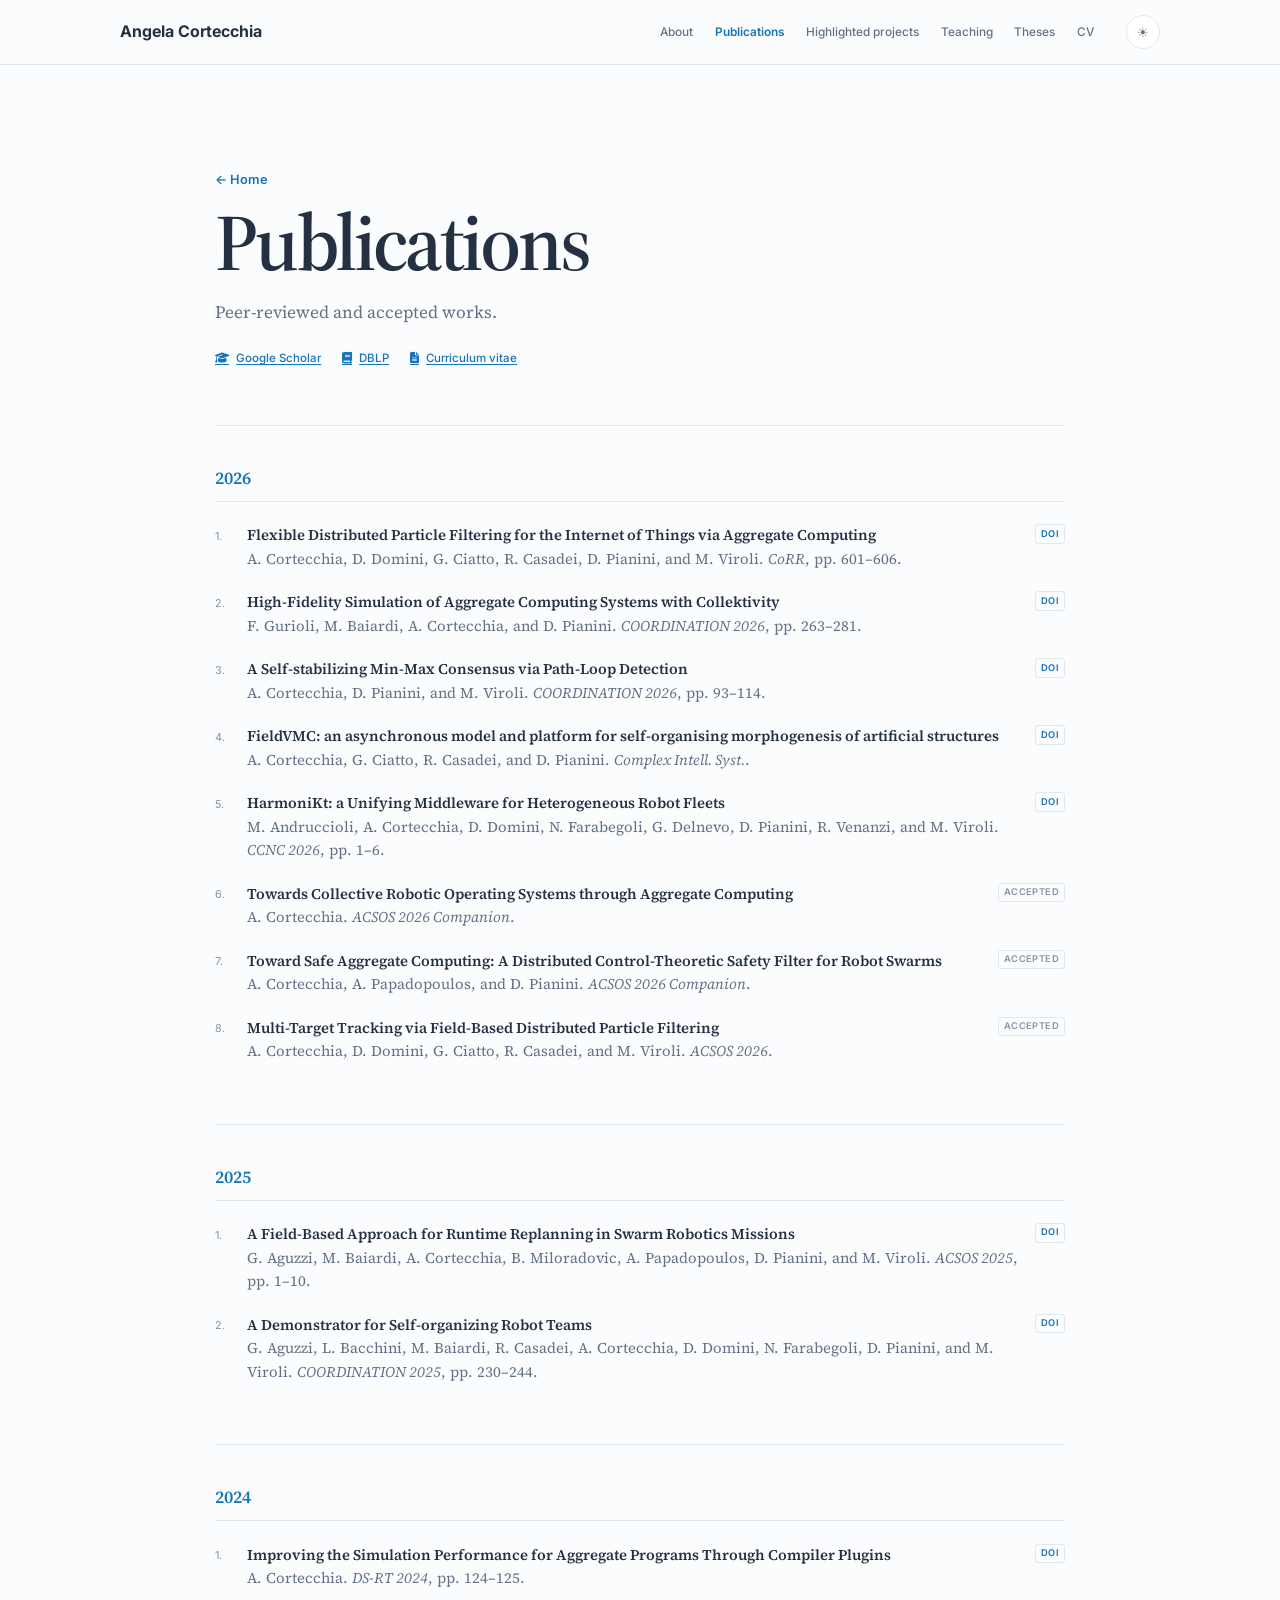
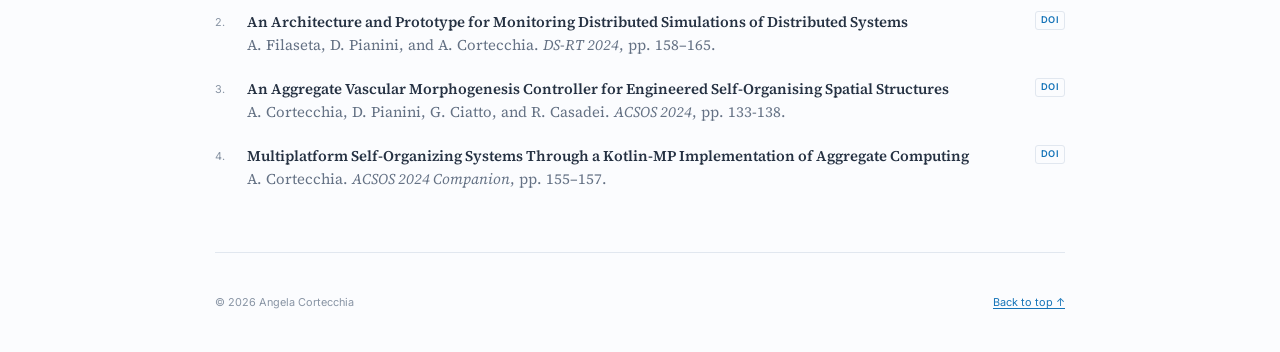
<file: publications.html>
<!doctype html>
<html lang="en" data-theme="light">
  <head>
    <meta charset="UTF-8" />
    <meta name="viewport" content="width=device-width, initial-scale=1.0" />
    <meta name="description" content="Publications by Angela Cortecchia in collective robotics, aggregate computing, and distributed systems." />
    <meta name="theme-color" content="#fbfcfe" />
    <meta property="og:title" content="Publications — Angela Cortecchia" />
    <meta property="og:description" content="Peer-reviewed and accepted publications by Angela Cortecchia." />
    <meta property="og:type" content="website" />
    <meta property="og:url" content="https://angelacorte.github.io/angelacorte/publications.html" />
    <meta property="og:image" content="https://angelacorte.github.io/angelacorte/og-profile-v2.png" />
    <meta name="twitter:card" content="summary_large_image" />
    <title>Publications — Angela Cortecchia</title>
    <link rel="preconnect" href="https://fonts.googleapis.com" />
    <link rel="preconnect" href="https://fonts.gstatic.com" crossorigin />
    <link href="https://fonts.googleapis.com/css2?family=Inter:wght@400;500;600;700&family=Source+Serif+4:opsz,wght@8..60,400;8..60,600&display=swap" rel="stylesheet" />
    <link rel="stylesheet" href="https://cdnjs.cloudflare.com/ajax/libs/font-awesome/6.7.2/css/all.min.css" />
    <link rel="stylesheet" href="styles.css" />
    <script src="script.js" defer></script>
  </head>
  <body>
    <a class="skip-link" href="#main">Skip to content</a>

    <header class="site-header">
      <div class="header-inner">
        <a class="site-name" href="index.html">Angela Cortecchia</a>
        <nav aria-label="Main navigation">
          <a href="index.html#about">About</a>
          <a href="publications.html" aria-current="page">Publications</a>
          <a href="index.html#projects">Highlighted projects</a>
          <a href="index.html#teaching">Teaching</a>
          <a href="index.html#theses">Theses</a>
          <a href="https://github.com/angelacorte/curriculum/releases">CV</a>
        </nav>
        <button class="theme-toggle" type="button" aria-label="Switch to dark theme" aria-pressed="false">
          <span class="light-icon" aria-hidden="true">☀</span>
          <span class="dark-icon" aria-hidden="true">☾</span>
        </button>
      </div>
    </header>

    <main id="main" class="publications-page">
      <header class="page-heading" id="top">
        <p class="eyebrow"><a href="index.html">← Home</a></p>
        <h1>Publications</h1>
        <p>Peer-reviewed and accepted works.</p>
        <div class="publication-actions">
          <a href="https://scholar.google.com/citations?user=XYtjUBMAAAAJ&amp;hl=it&amp;oi=ao"><i class="fa-solid fa-graduation-cap" aria-hidden="true"></i>Google Scholar</a>
          <a href="https://dblp.org/pid/392/6452.html"><i class="fa-solid fa-book" aria-hidden="true"></i>DBLP</a>
          <a href="https://github.com/angelacorte/curriculum/releases/latest/download/cortecchia_curriculum_vitae.pdf"><i class="fa-solid fa-file-lines" aria-hidden="true"></i>Curriculum vitae</a>
        </div>
      </header>

      <!-- PUBLICATIONS:ARCHIVE:START -->
      <!-- Generated by scripts/render_publications.py. Do not edit manually. -->

      <section class="publication-archive" aria-labelledby="year-2026">
        <div class="publication-group">
          <h2 id="year-2026">2026</h2>
          <ol class="publication-list">
            <li><p><strong>Flexible Distributed Particle Filtering for the Internet of Things via Aggregate Computing</strong><br />A. Cortecchia, D. Domini, G. Ciatto, R. Casadei, D. Pianini, and M. Viroli. <em>CoRR</em>, pp. 601–606.</p><a href="https://doi.org/10.48550/ARXIV.2606.18483">DOI</a></li>
            <li><p><strong>High-Fidelity Simulation of Aggregate Computing Systems with Collektivity</strong><br />F. Gurioli, M. Baiardi, A. Cortecchia, and D. Pianini. <em>COORDINATION 2026</em>, pp. 263–281.</p><a href="https://doi.org/10.1007/978-3-032-28358-0_13">DOI</a></li>
            <li><p><strong>A Self-stabilizing Min-Max Consensus via Path-Loop Detection</strong><br />A. Cortecchia, D. Pianini, and M. Viroli. <em>COORDINATION 2026</em>, pp. 93–114.</p><a href="https://doi.org/10.1007/978-3-032-28358-0_5">DOI</a></li>
            <li><p><strong>FieldVMC: an asynchronous model and platform for self-organising morphogenesis of artificial structures</strong><br />A. Cortecchia, G. Ciatto, R. Casadei, and D. Pianini. <em>Complex Intell. Syst.</em>.</p><a href="https://doi.org/10.1007/s40747-025-02141-y">DOI</a></li>
            <li><p><strong>HarmoniKt: a Unifying Middleware for Heterogeneous Robot Fleets</strong><br />M. Andruccioli, A. Cortecchia, D. Domini, N. Farabegoli, G. Delnevo, D. Pianini, R. Venanzi, and M. Viroli. <em>CCNC 2026</em>, pp. 1–6.</p><a href="https://doi.org/10.1109/CCNC65079.2026.11366553">DOI</a></li>
            <li><p><strong>Towards Collective Robotic Operating Systems through Aggregate Computing</strong><br />A. Cortecchia. <em>ACSOS 2026 Companion</em>.</p><span class="status">Accepted</span></li>
            <li><p><strong>Toward Safe Aggregate Computing: A Distributed Control-Theoretic Safety Filter for Robot Swarms</strong><br />A. Cortecchia, A. Papadopoulos, and D. Pianini. <em>ACSOS 2026 Companion</em>.</p><span class="status">Accepted</span></li>
            <li><p><strong>Multi-Target Tracking via Field-Based Distributed Particle Filtering</strong><br />A. Cortecchia, D. Domini, G. Ciatto, R. Casadei, and M. Viroli. <em>ACSOS 2026</em>.</p><span class="status">Accepted</span></li>
          </ol>
        </div>
      </section>

      <section class="publication-archive" aria-labelledby="year-2025">
        <div class="publication-group">
          <h2 id="year-2025">2025</h2>
          <ol class="publication-list">
            <li><p><strong>A Field-Based Approach for Runtime Replanning in Swarm Robotics Missions</strong><br />G. Aguzzi, M. Baiardi, A. Cortecchia, B. Miloradovic, A. Papadopoulos, D. Pianini, and M. Viroli. <em>ACSOS 2025</em>, pp. 1–10.</p><a href="https://doi.org/10.1109/acsos66086.2025.00017">DOI</a></li>
            <li><p><strong>A Demonstrator for Self-organizing Robot Teams</strong><br />G. Aguzzi, L. Bacchini, M. Baiardi, R. Casadei, A. Cortecchia, D. Domini, N. Farabegoli, D. Pianini, and M. Viroli. <em>COORDINATION 2025</em>, pp. 230–244.</p><a href="https://doi.org/10.1007/978-3-031-95589-1_12">DOI</a></li>
          </ol>
        </div>
      </section>

      <section class="publication-archive" aria-labelledby="year-2024">
        <div class="publication-group">
          <h2 id="year-2024">2024</h2>
          <ol class="publication-list">
            <li><p><strong>Improving the Simulation Performance for Aggregate Programs Through Compiler Plugins</strong><br />A. Cortecchia. <em>DS-RT 2024</em>, pp. 124–125.</p><a href="https://doi.org/10.1109/ds-rt62209.2024.00027">DOI</a></li>
            <li><p><strong>An Architecture and Prototype for Monitoring Distributed Simulations of Distributed Systems</strong><br />A. Filaseta, D. Pianini, and A. Cortecchia. <em>DS-RT 2024</em>, pp. 158–165.</p><a href="https://doi.org/10.1109/ds-rt62209.2024.00037">DOI</a></li>
            <li><p><strong>An Aggregate Vascular Morphogenesis Controller for Engineered Self-Organising Spatial Structures</strong><br />A. Cortecchia, D. Pianini, G. Ciatto, and R. Casadei. <em>ACSOS 2024</em>, pp. 133-138.</p><a href="https://doi.org/10.1109/acsos61780.2024.00032">DOI</a></li>
            <li><p><strong>Multiplatform Self-Organizing Systems Through a Kotlin-MP Implementation of Aggregate Computing</strong><br />A. Cortecchia. <em>ACSOS 2024 Companion</em>, pp. 155–157.</p><a href="https://doi.org/10.1109/acsos-c63493.2024.00048">DOI</a></li>
          </ol>
        </div>
      </section>
        <!-- PUBLICATIONS:ARCHIVE:END -->
    </main>

    <footer>
      <p>© <span id="year"></span> Angela Cortecchia</p>
      <p><a href="#top">Back to top ↑</a></p>
    </footer>
  </body>
</html>
</file>
<file: styles.css>
:root {
  color-scheme: light;
  --background: #fbfcfe;
  --surface: #ffffff;
  --text: #253142;
  --muted: #647184;
  --subtle: #8894a4;
  --line: #e1e7ef;
  --accent: #1674b8;
  --accent-hover: #0b5f99;
  --accent-soft: #edf6fc;
  --header: rgba(251, 252, 254, 0.93);
  --sans: "Inter", system-ui, sans-serif;
  --serif: "Source Serif 4", Georgia, serif;
  --content-width: 850px;
}

[data-theme="dark"] {
  color-scheme: dark;
  --background: #111820;
  --surface: #171f29;
  --text: #e8edf3;
  --muted: #abb5c2;
  --subtle: #7f8b99;
  --line: #2b3643;
  --accent: #65bff0;
  --accent-hover: #91d5f6;
  --accent-soft: #172b38;
  --header: rgba(17, 24, 32, 0.93);
}

* { box-sizing: border-box; }
html { scroll-behavior: smooth; }
body { margin: 0; background: var(--background); color: var(--text); font: 400 16px/1.72 var(--sans); transition: background 180ms ease, color 180ms ease; }
a { color: var(--accent); text-decoration-thickness: 1px; text-underline-offset: 0.18em; }
a:hover { color: var(--accent-hover); }
a:focus-visible, button:focus-visible { outline: 2px solid var(--accent); outline-offset: 4px; }
::selection { background: var(--accent); color: var(--surface); }

.skip-link { position: fixed; z-index: 100; top: -4rem; left: 1rem; padding: 0.65rem 0.85rem; background: var(--accent); color: var(--surface); }
.skip-link:focus { top: 1rem; }

.site-header { position: sticky; z-index: 20; top: 0; border-bottom: 1px solid var(--line); background: var(--header); backdrop-filter: blur(12px); }
.header-inner { width: min(calc(100% - 2.5rem), 1040px); min-height: 64px; display: flex; align-items: center; gap: 2rem; margin-inline: auto; }
.site-name { margin-right: auto; color: var(--text); font-weight: 700; text-decoration: none; }
.site-header nav { display: flex; align-items: center; gap: 1.35rem; }
.site-header nav a { color: var(--muted); font-size: 0.74rem; font-weight: 500; text-decoration: none; }
.site-header nav a:hover { color: var(--accent); }
.site-header nav a[aria-current="page"] { color: var(--accent); font-weight: 600; }
.theme-toggle { position: relative; width: 34px; height: 34px; padding: 0; border: 1px solid var(--line); border-radius: 50%; color: var(--muted); background: var(--surface); cursor: pointer; }
.theme-toggle span { position: absolute; inset: 0; display: grid; place-items: center; transition: opacity 150ms ease, transform 150ms ease; }
.dark-icon { opacity: 0; transform: rotate(-25deg); }
[data-theme="dark"] .light-icon { opacity: 0; transform: rotate(25deg); }
[data-theme="dark"] .dark-icon { opacity: 1; transform: rotate(0); }

main, footer { width: min(calc(100% - 2.5rem), var(--content-width)); margin-inline: auto; }
.intro { display: grid; grid-template-columns: minmax(0, 1fr) 220px; align-items: center; gap: clamp(2.5rem, 7vw, 5rem); padding: clamp(5rem, 11vw, 8rem) 0 clamp(4rem, 8vw, 6rem); }
.intro-copy { min-width: 0; }
.profile-photo-link { display: block; border-radius: 50%; }
.profile-photo { display: block; width: 100%; height: auto; aspect-ratio: 1; border: 4px solid var(--surface); border-radius: 50%; object-fit: cover; box-shadow: 0 0 0 1px var(--line), 0 14px 36px rgba(30, 74, 110, 0.13); transition: box-shadow 180ms ease, transform 180ms ease; }
.profile-photo-link:hover .profile-photo { box-shadow: 0 0 0 1px var(--accent), 0 16px 40px rgba(30, 74, 110, 0.18); transform: translateY(-2px); }
.eyebrow { margin: 0 0 0.6rem; color: var(--accent); font-size: 0.8rem; font-weight: 600; }
h1 { margin: 0; font: 600 clamp(3rem, 8vw, 5.5rem)/1.03 var(--serif); letter-spacing: -0.04em; }
.role { margin: 1.25rem 0 0; color: var(--text); font: 400 clamp(1.15rem, 3vw, 1.5rem)/1.5 var(--serif); }
.affiliation { margin: 0.3rem 0 0; color: var(--muted); font-size: 0.92rem; }
.social-links { display: flex; flex-wrap: wrap; gap: 0.5rem 1.3rem; margin: 1.75rem 0 0; padding: 0; list-style: none; }
.social-links a { display: inline-flex; align-items: center; gap: 0.42rem; font-size: 0.8rem; font-weight: 500; }
.social-links i { width: 1rem; text-align: center; }

main > section:not(.intro) { padding: 3.5rem 0; border-top: 1px solid var(--line); scroll-margin-top: 76px; }
h2 { display: flex; align-items: center; gap: 0.7rem; margin: 0 0 1.5rem; font: 600 1.65rem/1.3 var(--serif); }
.section-icon { width: 2rem; height: 2rem; flex: 0 0 auto; display: grid; place-items: center; border: 1px solid var(--line); border-radius: 5px; color: var(--accent); background: var(--accent-soft); font: 0.76rem var(--sans); }
h3 { font-family: var(--serif); }
section > p { max-width: 760px; }
section > p + p { margin-top: 1.1rem; }
.section-note { margin-top: -0.8rem; color: var(--muted); font: 0.95rem/1.65 var(--serif); }

.dated-list { margin: 0; padding: 0; border-top: 1px solid var(--line); list-style: none; }
.dated-list li { display: grid; grid-template-columns: 115px 1fr; gap: 1rem; padding: 0.9rem 0; border-bottom: 1px solid var(--line); }
.dated-list time { padding-top: 0.12rem; color: var(--subtle); font-size: 0.72rem; font-weight: 500; }
.dated-list span { font: 0.98rem/1.55 var(--serif); }

.publication-group { display: grid; grid-template-columns: 72px 1fr; gap: 1.5rem; margin-top: 2.4rem; }
.publication-group > h3 { margin: 0.15rem 0 0; color: var(--accent); font-size: 1.05rem; }
.publication-list { margin: 0; padding: 0; list-style: none; counter-reset: publications; }
.publication-list li { counter-increment: publications; position: relative; display: grid; grid-template-columns: 1fr auto; gap: 1rem; padding: 0 0 1.25rem 2rem; }
.publication-list li::before { content: counter(publications) "."; position: absolute; left: 0; top: 0.15rem; color: var(--subtle); font-size: 0.68rem; }
.publication-list p { margin: 0; color: var(--muted); font: 0.93rem/1.58 var(--serif); }
.publication-list strong { color: var(--text); font-weight: 600; }
.publication-list li > a, .status { align-self: start; padding: 0.08rem 0.32rem; border: 1px solid var(--line); border-radius: 3px; font-size: 0.58rem; font-weight: 600; line-height: 1.6; letter-spacing: 0.04em; text-decoration: none; text-transform: uppercase; }
.status { color: var(--subtle); }
.award { color: var(--accent); }
.publication-actions { display: flex; flex-wrap: wrap; align-items: center; gap: 0.75rem 1.3rem; margin-top: 1.4rem; }
.publication-actions a { display: inline-flex; align-items: center; gap: 0.45rem; font-size: 0.72rem; font-weight: 500; }
.publication-actions .primary-link { padding: 0.55rem 0.8rem; border-radius: 4px; background: var(--accent); color: var(--surface); text-decoration: none; }
.publication-actions .primary-link:hover { background: var(--accent-hover); }
.generated-placeholder { padding: 1rem 1.2rem; border-left: 3px solid var(--accent); background: var(--accent-soft); color: var(--muted); font: 0.9rem var(--serif); }

.project-list { display: grid; grid-template-columns: repeat(2, minmax(0, 1fr)); align-items: stretch; gap: 1rem; }
.project-list article { display: flex; flex-direction: column; padding: 1.25rem; border: 1px solid var(--line); border-radius: 6px; background: var(--surface); transition: border-color 150ms ease, transform 150ms ease, box-shadow 150ms ease; }
.project-list article:hover { border-color: color-mix(in srgb, var(--accent) 55%, var(--line)); transform: translateY(-2px); box-shadow: 0 10px 28px rgba(30, 74, 110, 0.08); }
.project-list h3 { margin: 0 0 0.55rem; font-size: 1.28rem; }
.project-list h3 a { text-decoration: none; }
.project-list h3 span { font: 0.7rem var(--sans); }
.project-list p { margin: 0; color: var(--muted); font: 0.96rem/1.55 var(--serif); }
.project-list small { display: block; margin-top: 0.75rem; color: var(--subtle); font-size: 0.63rem; line-height: 1.5; }
.more-link { margin-top: 1.25rem; font-size: 0.78rem; }
/*.thesis-list { margin: 0; padding: 0; border-top: 1px solid var(--line); list-style: none; }*/
/*.thesis-list li { display: grid; grid-template-columns: 145px 1fr; gap: 1.5rem; padding: 1.1rem 0; border-bottom: 1px solid var(--line); }*/
.thesis-list {
  margin: 0;
  padding: 0;
  list-style: none;
}

.thesis-list li {
  display: grid;
  grid-template-columns: 145px 1fr;
  gap: 1.5rem;
  padding: 0.5rem 0;
}

.thesis-list li + li {
  margin-top: 0.25rem;
}

#theses > .publication-group + .publication-group {
  margin-top: 0.5rem;
  padding-top: 0.5rem;
  border-top: 1px solid var(--line);
}
.thesis-meta { display: flex; flex-direction: column; gap: 0.15rem; }
.thesis-meta time { color: var(--accent); font-size: 0.72rem; font-weight: 600; }
.thesis-meta span { color: var(--subtle); font-size: 0.63rem; }
.thesis-list p { margin: 0; font: 1rem/1.55 var(--serif); }
.thesis-list p a { color: var(--text); text-decoration: none; }
.thesis-list p a:hover { color: var(--accent); }
.thesis-list p a span { color: var(--accent); font: 0.7rem var(--sans); }
.address { color: var(--muted); font-size: 0.82rem; }

footer { min-height: 100px; display: flex; align-items: center; justify-content: space-between; border-top: 1px solid var(--line); color: var(--subtle); font-size: 0.68rem; }

.publications-page { padding-top: 0.1px; }
.page-heading { padding: clamp(4rem, 9vw, 6.5rem) 0 3.5rem; }
.page-heading h1 { margin-top: 0.5rem; font-size: clamp(3rem, 8vw, 5rem); }
.page-heading > p:last-of-type { max-width: 650px; margin: 1rem 0 0; color: var(--muted); font: 1.08rem/1.6 var(--serif); }
.page-heading .eyebrow a { text-decoration: none; }
.publication-archive { padding: 2.5rem 0 !important; }
.publication-archive .publication-group { display: block; margin-top: 0; }
.publication-archive .publication-group > h2 { margin: 0 0 1.4rem; padding-bottom: 0.65rem; border-bottom: 1px solid var(--line); color: var(--accent); font: 600 1.1rem/1.4 var(--serif); }

@media (max-width: 800px) {
  .header-inner { flex-wrap: wrap; gap: 0.75rem; padding: 0.75rem 0; }
  .site-name { width: calc(100% - 50px); }
  .theme-toggle { order: 2; }
  .site-header nav { order: 3; width: 100%; gap: 0.9rem; overflow-x: auto; padding-bottom: 0.15rem; scrollbar-width: none; }
  .site-header nav::-webkit-scrollbar { display: none; }
  .site-header nav a { white-space: nowrap; }
  main > section:not(.intro) { scroll-margin-top: 110px; }
  .intro { grid-template-columns: minmax(0, 1fr) 180px; gap: 2rem; }
}

@media (max-width: 560px) {
  body { font-size: 15px; }
  .intro { grid-template-columns: 1fr; gap: 2rem; padding-top: 3.5rem; }
  .intro-copy { grid-row: 2; }
  .profile-photo-link { grid-row: 1; width: 140px; }
  .publication-group { grid-template-columns: 1fr; gap: 0.7rem; }
  .publication-list li { grid-template-columns: 1fr; gap: 0.5rem; }
  .publication-list li > a, .status { width: max-content; }
  .dated-list li { grid-template-columns: 90px 1fr; }
  .thesis-list li { grid-template-columns: 1fr; gap: 0.55rem; }
  .thesis-meta { flex-direction: row; gap: 0.6rem; align-items: center; }
  .project-list { grid-template-columns: 1fr; }
  footer { min-height: 120px; flex-direction: column; justify-content: center; gap: 0.6rem; }
}

@media (prefers-reduced-motion: reduce) {
  html { scroll-behavior: auto; }
  *, *::before, *::after { transition-duration: 0.01ms !important; }
}
</file>
